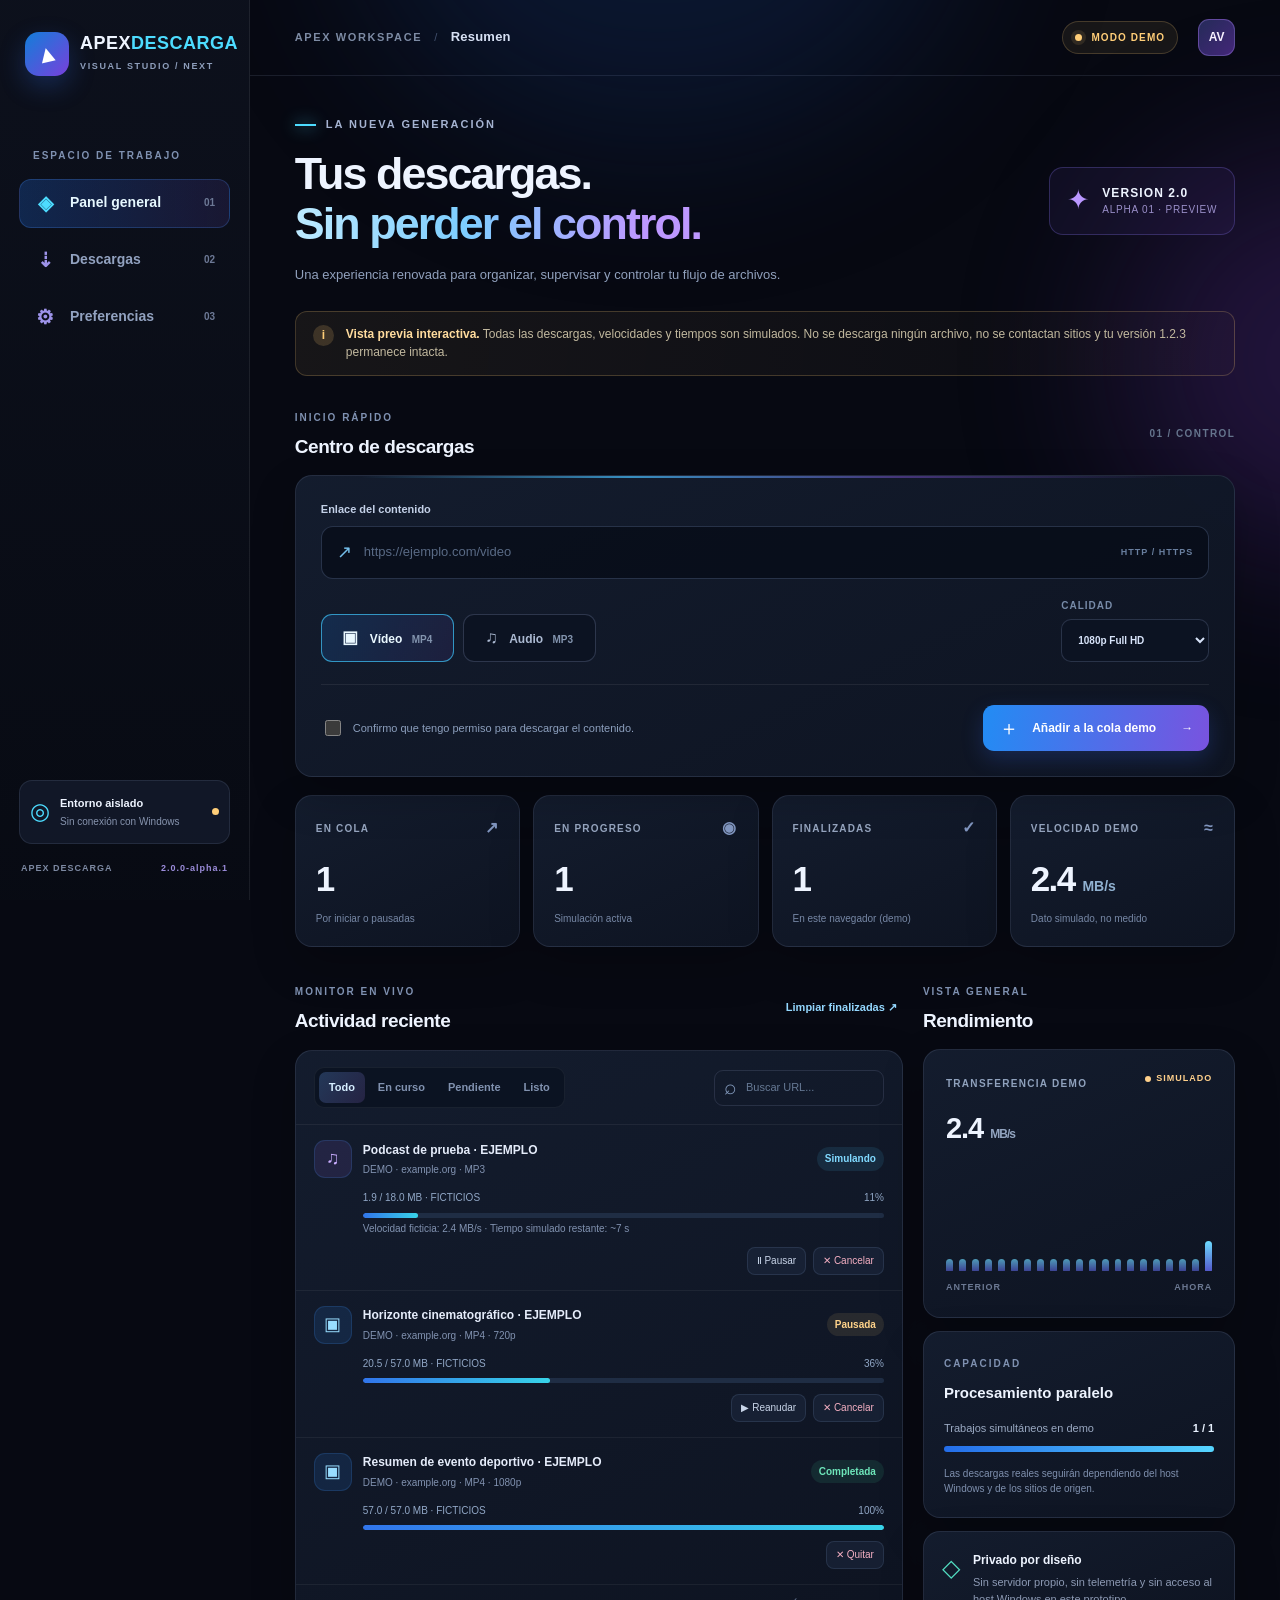
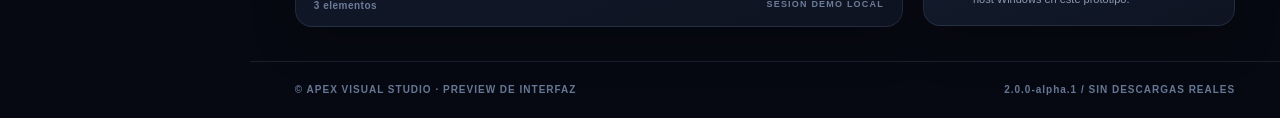
<file: prototypes/apex-descarga-2.0/index.html>
<!doctype html>
<html lang="es">
<head>
  <meta charset="utf-8">
  <meta name="viewport" content="width=device-width, initial-scale=1">
  <meta name="color-scheme" content="dark">
  <title>Apex Descarga 2.0 · Alpha 1</title>
  <link rel="stylesheet" href="styles.css">
</head>
<body>
  <div class="ambient ambient-one" aria-hidden="true"></div>
  <div class="ambient ambient-two" aria-hidden="true"></div>
  <div class="app-shell">
    <aside class="sidebar">
      <div class="brand" aria-label="Apex Descarga">
        <div class="brand-icon" aria-hidden="true"><span>▲</span></div>
        <div><strong>APEX<span>DESCARGA</span></strong><small>VISUAL STUDIO / NEXT</small></div>
      </div>
      <div class="sidebar-label">ESPACIO DE TRABAJO</div>
      <nav class="side-nav" aria-label="Navegación principal">
        <button type="button" class="nav-item active" data-nav="overview" aria-current="page"><span class="nav-icon">◈</span> Panel general <span class="nav-shortcut">01</span></button>
        <button type="button" class="nav-item" data-nav="downloads"><span class="nav-icon">⇣</span> Descargas <span class="nav-shortcut">02</span></button>
        <button type="button" class="nav-item" data-nav="settings"><span class="nav-icon">⚙</span> Preferencias <span class="nav-shortcut">03</span></button>
      </nav>
      <div class="sidebar-bottom">
        <div class="system-tile">
          <div class="system-icon">◎</div>
          <div><strong>Entorno aislado</strong><small>Sin conexión con Windows</small></div>
          <span class="system-light"></span>
        </div>
        <div class="side-footer">APEX DESCARGA <span>2.0.0-alpha.1</span></div>
      </div>
    </aside>

    <div class="workspace">
      <header class="toolbar">
        <div class="breadcrumb"><span>APEX WORKSPACE</span><span class="slash">/</span><strong id="page-name">Resumen</strong></div>
        <div class="toolbar-right">
          <span class="simulation-indicator"><span class="indicator-dot"></span> MODO DEMO</span>
          <div class="avatar" title="Apex Visual Studio">AV</div>
        </div>
      </header>

      <main class="main-content">
        <div class="page-intro">
          <div>
            <div class="eyebrow"><span class="eyebrow-line"></span> LA NUEVA GENERACIÓN</div>
            <h1 id="page-heading">Tus descargas.<br><span>Sin perder el control.</span></h1>
            <p id="page-subheading">Una experiencia renovada para organizar, supervisar y controlar tu flujo de archivos.</p>
          </div>
          <div class="alpha-stamp"><span class="stamp-spark">✦</span><div><strong>VERSION 2.0</strong><small>ALPHA 01 · PREVIEW</small></div></div>
        </div>

        <div class="notice" role="status"><span class="notice-mark">i</span><div><strong>Vista previa interactiva.</strong> Todas las descargas, velocidades y tiempos son simulados. No se descarga ningún archivo, no se contactan sitios y tu versión 1.2.3 permanece intacta.</div></div>

        <section id="overview-page" data-page="overview" class="page">
          <div class="section-heading"><div><span class="section-kicker">INICIO RÁPIDO</span><h2>Centro de descargas</h2></div><span class="section-end">01 / CONTROL</span></div>
          <div class="composer card">
            <label for="url" class="field-label">Enlace del contenido</label>
            <div class="url-field"><span class="url-icon">↗</span><input id="url" autocomplete="off" spellcheck="false" maxlength="2000" type="url" placeholder="https://ejemplo.com/video"><span class="field-tag">HTTP / HTTPS</span></div>
            <div class="composer-options">
              <div class="format-switch" role="group" aria-label="Formato simulado">
                <button class="format-option selected" type="button" data-format="mp4" aria-pressed="true"><span>▣</span> Vídeo <small>MP4</small></button>
                <button class="format-option" type="button" data-format="mp3" aria-pressed="false"><span>♫</span> Audio <small>MP3</small></button>
              </div>
              <label class="quality-wrap" for="quality"><span>CALIDAD</span><select id="quality"><option value="best">Mejor disponible</option><option value="1080" selected>1080p Full HD</option><option value="720">720p HD</option><option value="480">480p</option><option value="2160">4K / 2160p</option></select></label>
            </div>
            <div class="composer-bottom"><label class="consent"><input type="checkbox" id="consent"><span>Confirmo que tengo permiso para descargar el contenido.</span></label><button type="button" id="add-btn" class="primary-btn"><span>＋</span> Añadir a la cola demo <span>→</span></button></div>
          </div>
          <div class="metrics-grid" id="metrics">
            <div class="metric card"><span class="metric-label">EN COLA <span class="metric-symbol">↗</span></span><strong id="count-pending">0</strong><span class="metric-caption">Por iniciar o pausadas</span></div>
            <div class="metric card"><span class="metric-label">EN PROGRESO <span class="metric-symbol">◉</span></span><strong id="count-active">0</strong><span class="metric-caption">Simulación activa</span></div>
            <div class="metric card"><span class="metric-label">FINALIZADAS <span class="metric-symbol">✓</span></span><strong id="count-done">0</strong><span class="metric-caption">En este navegador (demo)</span></div>
            <div class="metric card"><span class="metric-label">VELOCIDAD DEMO <span class="metric-symbol">≈</span></span><strong id="speed">0 <small>MB/s</small></strong><span class="metric-caption">Dato simulado, no medido</span></div>
          </div>
        </section>

        <section id="downloads-page" data-page="downloads" class="page" hidden>
          <div class="section-heading"><div><span class="section-kicker">ADMINISTRACIÓN</span><h2>Todas las descargas demo</h2></div><span class="section-end">02 / ACTIVIDAD</span></div>
        </section>

        <section class="activity-layout" id="activity-layout">
          <div class="activity-column">
            <div class="section-heading activity-heading"><div><span class="section-kicker">MONITOR EN VIVO</span><h2 id="activity-title">Actividad reciente</h2></div><button type="button" id="clear-finished" class="link-btn">Limpiar finalizadas ↗</button></div>
            <div class="activity-card card">
              <div class="activity-tools"><div class="filter-tabs" role="group" aria-label="Filtrar trabajos"><button type="button" class="filter active" data-filter="all" aria-pressed="true">Todo</button><button type="button" class="filter" data-filter="active" aria-pressed="false">En curso</button><button type="button" class="filter" data-filter="pending" aria-pressed="false">Pendiente</button><button type="button" class="filter" data-filter="done" aria-pressed="false">Listo</button></div><label class="search-field"><span>⌕</span><input id="search" type="search" placeholder="Buscar URL..." aria-label="Buscar descargas"></label></div>
              <div id="jobs" class="jobs-list" aria-live="polite"></div>
              <div class="activity-footer"><span id="jobs-counter">0 elementos</span><span>SESIÓN DEMO LOCAL</span></div>
            </div>
          </div>

          <aside class="insights-column">
            <div class="section-heading"><div><span class="section-kicker">VISTA GENERAL</span><h2>Rendimiento</h2></div></div>
            <div class="card performance-card">
              <div class="performance-top"><div><span>TRANSFERENCIA DEMO</span><strong id="side-speed">0.0 <small>MB/s</small></strong></div><span class="live-tag"><span></span> SIMULADO</span></div>
              <div class="bars" id="speed-bars" aria-label="Histograma de velocidad simulado"></div>
              <div class="graph-axis"><span>ANTERIOR</span><span>AHORA</span></div>
            </div>
            <div class="card summary-card"><span class="section-kicker">CAPACIDAD</span><h3>Procesamiento paralelo</h3><div class="capacity-row"><span>Trabajos simultáneos en demo</span><strong id="capacity-current">1 / 1</strong></div><div class="capacity-track"><span id="capacity-fill"></span></div><p>Las descargas reales seguirán dependiendo del host Windows y de los sitios de origen.</p></div>
            <div class="card privacy-card"><span class="shield">◇</span><div><strong>Privado por diseño</strong><p>Sin servidor propio, sin telemetría y sin acceso al host Windows en este prototipo.</p></div></div>
          </aside>
        </section>

        <section id="settings-page" data-page="settings" class="page" hidden>
          <div class="section-heading"><div><span class="section-kicker">PERSONALIZACIÓN</span><h2>Preferencias del prototipo</h2></div></div>
          <div class="settings-grid">
            <div class="card setting-card"><div class="setting-icon">⇄</div><div><h3>Simulaciones simultáneas</h3><p>Elige cuántas operaciones de demostración podrán avanzar al mismo tiempo.</p></div><label for="parallel">LÍMITE DEMO</label><select id="parallel"><option value="1">1 simulación</option><option value="2">2 simulaciones</option><option value="3">3 simulaciones</option></select></div>
            <div class="card setting-card"><div class="setting-icon">▦</div><div><h3>Vista compacta</h3><p>Reduce los espacios del panel para ver más tareas.</p></div><label class="toggle"><input type="checkbox" id="compact"><span class="toggle-track"></span><span>Activar vista compacta</span></label></div>
            <div class="card setting-card"><div class="setting-icon">⌁</div><div><h3>Almacenamiento del prototipo</h3><p>La cola demo se guarda únicamente en el almacenamiento local de esta página y nunca se mezcla con la 1.2.3.</p></div><button id="reset-demo" type="button" class="danger-btn">Restablecer datos demo</button></div>
          </div>
        </section>
      </main>
      <footer class="footer"><span>© APEX VISUAL STUDIO · PREVIEW DE INTERFAZ</span><span>2.0.0-alpha.1 / SIN DESCARGAS REALES</span></footer>
    </div>
  </div>
  <div id="toast" class="toast" role="status" aria-live="polite" hidden></div>
  <script src="core.js"></script>
  <script src="app.js"></script>
</body>
</html>
</file>
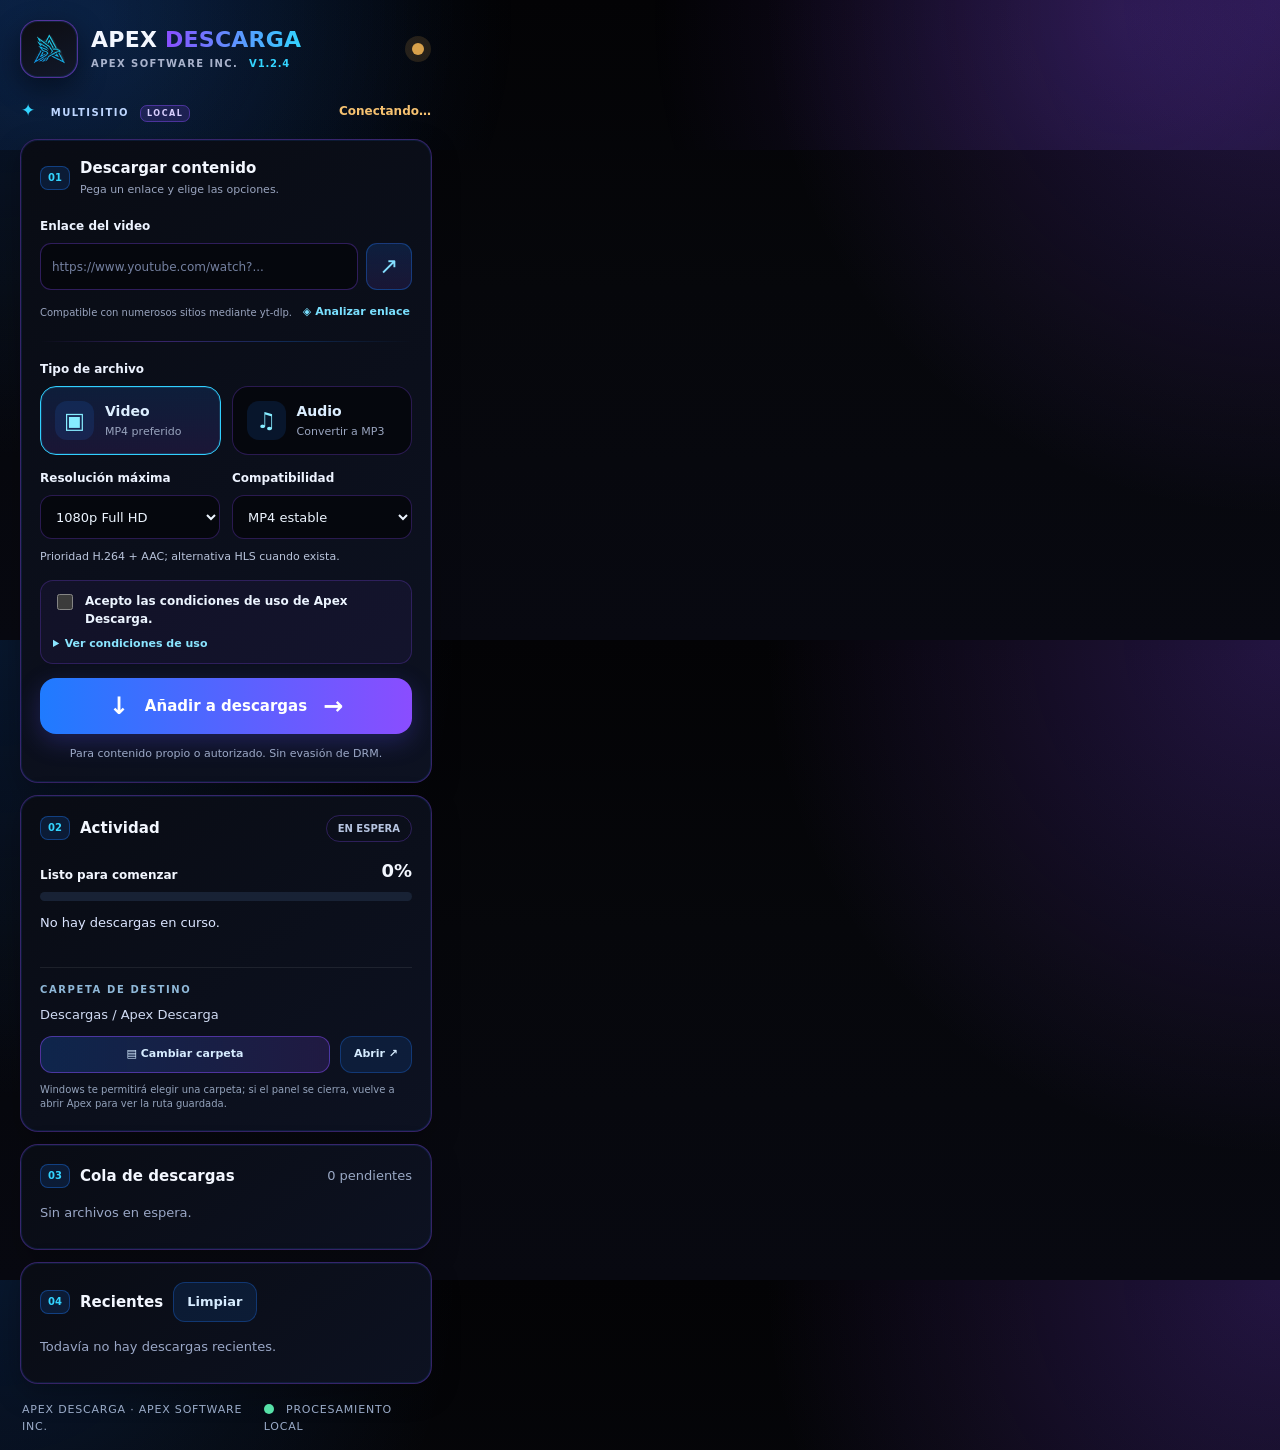
<file: brave-windows/extension/popup.html>
<!doctype html>
<html lang="es">
<head>
  <meta charset="utf-8">
  <meta name="viewport" content="width=device-width, initial-scale=1">
  <meta name="color-scheme" content="dark">
  <title>Apex Descarga 1.2.4</title>
  <link rel="stylesheet" href="popup.css">
</head>
<body>
  <div class="halo" aria-hidden="true"></div>
  <main>
    <header class="topbar">
      <div class="brandmark" aria-hidden="true"><img src="icons/brand.png" alt=""></div>
      <div class="brand"><div class="brandname">APEX <span>DESCARGA</span></div><div class="subtitle">APEX SOFTWARE INC. <span class="version">V1.2.4</span></div></div>
      <div class="connection-dot" id="health" title="Comprobando conexión"></div>
    </header>
    <section class="topstatus" aria-label="Estado del sistema">
      <div><span class="spark">✦</span> MULTISITIO <span class="chip">LOCAL</span></div>
      <span class="connection" id="connection">Conectando…</span>
    </section>

    <section class="panel download-panel">
      <div class="heading"><span class="index">01</span><div><h2>Descargar contenido</h2><p>Pega un enlace y elige las opciones.</p></div></div>
      <label for="video-url" class="label">Enlace del video</label>
      <div class="url-row">
        <input id="video-url" type="url" maxlength="2000" spellcheck="false" autocomplete="off" placeholder="https://www.youtube.com/watch?..." />
        <button class="iconbtn" id="current-tab" type="button" title="Usar enlace de la pestaña activa" aria-label="Usar pestaña actual">↗</button>
      </div>
      <div class="link-actions"><span>Compatible con numerosos sitios mediante yt-dlp.</span><button id="analyze" type="button" class="textbutton">◈ Analizar enlace</button></div>

      <div id="preview" class="preview" hidden>
        <div class="preview-media"><img id="preview-image" alt="Miniatura del contenido" hidden/><div id="preview-fallback" class="preview-fallback">▶</div></div>
        <div class="preview-info"><span id="preview-site" class="preview-site">VISTA PREVIA</span><div id="preview-title" class="preview-title"></div><div id="preview-description" class="preview-description"></div><div id="preview-formats" class="preview-formats"></div></div>
      </div>
      <div class="separator"></div>
      <div class="label">Tipo de archivo</div>
      <div class="format-grid" role="group" aria-label="Tipo de archivo">
        <button id="format-mp4" class="format selected" aria-pressed="true" type="button"><span class="format-icon">▣</span><span><strong>Video</strong><small>MP4 preferido</small></span></button>
        <button id="format-mp3" class="format" aria-pressed="false" type="button"><span class="format-icon">♫</span><span><strong>Audio</strong><small>Convertir a MP3</small></span></button>
      </div>
      <div class="two-col">
        <div><label class="label" for="quality">Resolución máxima</label><select id="quality"><option value="best">Mejor disponible</option><option value="480">480p</option><option value="720">720p HD</option><option value="1080" selected>1080p Full HD</option><option value="2160">2160p 4K</option></select></div>
        <div><label class="label" for="mode">Compatibilidad</label><select id="mode"><option value="stable">MP4 estable</option><option value="compatible">Transporte HLS</option></select></div>
      </div>
      <p id="mode-help" class="explain">Prioridad H.264 + AAC; alternativa HLS cuando exista.</p>

      <div class="terms-box">
        <label class="terms-check"><input id="accept-terms" type="checkbox"> <span>Acepto las condiciones de uso de Apex Descarga.</span></label>
        <details class="terms-details">
          <summary>Ver condiciones de uso</summary>
          <div class="terms-copy">
            <p><strong>Uso autorizado:</strong> Apex Descarga se destina únicamente a guardar contenido propio o aquel que tengas permiso de descargar. No permite eludir DRM ni otras restricciones de acceso.</p>
            <p><strong>Privacidad:</strong> Apex Descarga y Apex Software Inc. no recopilan información personal para sus propios servidores, no incorporan telemetría ni venden datos de uso. Los enlaces procesados, la cola, el historial, las preferencias, la aceptación de estas condiciones y la ruta de descarga se guardan localmente en tu navegador o computadora para que la aplicación funcione. No se envían a servidores de Apex.</p>
            <p><strong>Sitios externos:</strong> al analizar o descargar contenido, yt-dlp contacta los sitios de origen, que pueden recibir solicitudes técnicas y aplicar sus propias políticas de privacidad. Las miniaturas también pueden cargarse desde servidores externos.</p>
            <p><strong>Seguridad:</strong> los archivos de terceros pueden contener contenido malicioso. Apex Software Inc. no garantiza que los archivos descargados estén libres de virus o malware y no asume responsabilidad por daños derivados de archivos de terceros, en la medida permitida por la ley. Revisa los archivos con tu antivirus antes de abrirlos. Este aviso no elimina los derechos de protección aplicables al usuario.</p>
          </div>
        </details>
      </div>

      <button id="download" class="primary" type="button"><span class="downicon">↓</span><span id="cta-label">Añadir a descargas</span><span class="arrow">→</span></button>
      <p class="legal">Para contenido propio o autorizado. Sin evasión de DRM.</p>
    </section>

    <section class="panel active-panel">
      <div class="heading horizontal"><span class="index">02</span><h2>Actividad</h2><span class="pill" id="job-pill">EN ESPERA</span></div>
      <div class="job-line"><span id="job-state">Listo para comenzar</span><span id="percent">0%</span></div>
      <div class="progress" role="progressbar" aria-label="Progreso de descarga" aria-valuemin="0" aria-valuemax="100" aria-valuenow="0" id="progress"><span id="bar"></span></div>
      <p id="job-detail" class="detail">No hay descargas en curso.</p>
      <div id="error" class="error" role="alert" hidden></div>
      <p id="native-help" class="detail" hidden>La conexión con Windows fue rechazada. Comprueba el ID de esta extensión en brave://extensions y ejecuta REPARAR_APEX.cmd desde la carpeta brave-windows de Apex Descarga 1.2.4. La reparación solicita confirmación y crea un respaldo.</p>
      <div id="file" class="file" hidden></div>
      <button id="cancel" type="button" class="outline danger" hidden>✕ Cancelar descarga actual</button>
      <div class="destination"><div class="destination-title">CARPETA DE DESTINO</div><div class="destination-row"><span id="folder" title="Ubicación de descargas">Descargas / Apex Descarga</span></div><div class="destination-actions"><button id="choose-folder" type="button" class="smallbtn choose-folder">▤ Cambiar carpeta</button><button id="open-folder" type="button" class="smallbtn">Abrir ↗</button></div><p class="destination-tip" id="folder-tip">Windows te permitirá elegir una carpeta; si el panel se cierra, vuelve a abrir Apex para ver la ruta guardada.</p></div>
    </section>

    <section class="panel queue-panel">
      <div class="heading horizontal"><span class="index">03</span><h2>Cola de descargas</h2><span id="queue-count" class="queue-count">0 pendientes</span></div>
      <div id="queue" class="queue-list"><p class="empty">Sin archivos en espera.</p></div>
      <div class="queue-tools"><button id="resume-queue" class="textbutton" type="button" hidden>▶ Reanudar cola</button><button id="clear-queue" class="textbutton muted" type="button" hidden>Vaciar cola</button></div>
    </section>

    <section class="panel history-panel">
      <div class="heading horizontal"><span class="index">04</span><h2>Recientes</h2><button id="clear-history" type="button" class="smallbtn">Limpiar</button></div>
      <div id="history" class="history"><p class="empty">Todavía no hay descargas recientes.</p></div>
    </section>
    <footer><span>APEX DESCARGA · APEX SOFTWARE INC.</span><span><i class="privacy-dot"></i> PROCESAMIENTO LOCAL</span></footer>
  </main>
  <script src="site-policy.js"></script>
  <script src="popup.js"></script>
</body>
</html>
</file>
<file: prototypes/apex-descarga-2.0/styles.css>
:root{color-scheme:dark;--bg:#070912;--surface:#101522;--surface2:#111a2b;--stroke:rgba(174,190,225,.12);--text:#eef4ff;--muted:#8794ae;--soft:#b9c5dd;--cyan:#4ddcff;--violet:#a06cff;--green:#45d9aa;--red:#ff7b98;--gold:#ffce78;--shadow:0 18px 44px rgba(0,0,0,.22)}
*{box-sizing:border-box}html{min-width:320px}body{margin:0;min-height:100vh;background:var(--bg);color:var(--text);font:14px/1.55 'Segoe UI',Inter,Arial,sans-serif;overflow-x:hidden}button,input,select{font:inherit}button{cursor:pointer}button:disabled{opacity:.48;cursor:not-allowed}button:focus-visible,input:focus-visible,select:focus-visible{outline:2px solid var(--cyan);outline-offset:3px}button,input,select{transition:border-color .16s,background .16s,box-shadow .16s}button:hover:not(:disabled){filter:brightness(1.12)}[hidden]{display:none!important}.ambient{position:fixed;z-index:-1;pointer-events:none;border-radius:50%;filter:blur(88px);opacity:.33}.ambient-one{width:600px;height:480px;background:#15346d;left:28%;top:-340px}.ambient-two{width:400px;height:400px;background:#592b91;right:-240px;top:160px}.app-shell{display:grid;grid-template-columns:250px minmax(0,1fr);min-height:100vh;max-width:1800px;margin:auto}.sidebar{position:sticky;top:0;height:100vh;border-right:1px solid rgba(255,255,255,.075);display:flex;flex-direction:column;padding:32px 19px 24px;background:linear-gradient(180deg,rgba(13,17,29,.97),rgba(8,11,20,.96))}.brand{display:flex;align-items:center;gap:11px;margin:0 6px 72px}.brand-icon{display:grid;place-items:center;flex-shrink:0;height:44px;width:44px;border-radius:14px;background:linear-gradient(135deg,#127ed9,#7840dc);box-shadow:0 10px 26px rgba(49,116,245,.26);font-size:24px;color:#fff}.brand-icon span{transform:rotate(-13deg)}.brand strong{display:block;font-size:18px;font-weight:900;line-height:1;letter-spacing:.5px}.brand strong span{color:var(--cyan)}.brand small{display:block;color:#8e9ebb;font-size:9px;font-weight:800;letter-spacing:1.65px;margin-top:8px}.sidebar-label,.section-kicker{font-size:10px;color:#7f91b1;font-weight:800;letter-spacing:2px}.sidebar-label{margin:0 14px 15px}.side-nav{display:grid;gap:8px}.nav-item{width:100%;height:49px;padding:0 14px;border:1px solid transparent;border-radius:12px;display:flex;align-items:center;gap:14px;text-align:left;color:#92a2c0;background:none;font-weight:650}.nav-item.active{color:#e6f8ff;background:linear-gradient(90deg,rgba(31,111,231,.25),rgba(124,84,227,.12));border-color:rgba(74,148,255,.23)}.nav-icon{font-size:20px;width:22px;text-align:center;color:#9d93e9}.nav-item.active .nav-icon{color:var(--cyan)}.nav-shortcut{font-size:10px;margin-left:auto;color:#6d7996}.sidebar-bottom{margin-top:auto}.system-tile{display:flex;align-items:center;gap:10px;border:1px solid var(--stroke);background:rgba(24,32,53,.6);padding:14px 10px;border-radius:13px}.system-icon{font-size:23px;color:var(--cyan);line-height:1}.system-tile strong{display:block;font-size:11px}.system-tile small{display:block;font-size:10px;color:var(--muted);margin-top:2px}.system-light{width:7px;height:7px;border-radius:50%;background:var(--gold);margin-left:auto;flex-shrink:0}.side-footer{display:flex;justify-content:space-between;color:#7d89a2;font-size:9px;font-weight:750;letter-spacing:1px;margin:18px 2px 0}.side-footer span{color:#9b8cda}.workspace{display:flex;flex-direction:column;min-width:0}.toolbar{height:76px;padding:0 clamp(22px,3.5vw,54px);border-bottom:1px solid var(--stroke);display:flex;align-items:center;justify-content:space-between}.breadcrumb{display:flex;align-items:center;gap:12px;color:#7d8ba4;font-size:11px;font-weight:850;letter-spacing:1.6px}.breadcrumb strong{color:#d7e1f4;letter-spacing:.2px;font-size:13px}.slash{color:#42516e;font-weight:500}.toolbar-right{display:flex;align-items:center;gap:20px}.simulation-indicator{display:flex;align-items:center;gap:9px;color:var(--gold);font-weight:800;font-size:10px;letter-spacing:1.1px;border:1px solid rgba(255,206,120,.2);border-radius:99px;padding:8px 12px;background:rgba(255,206,120,.07)}.indicator-dot{height:7px;width:7px;border-radius:50%;background:var(--gold);box-shadow:0 0 0 4px rgba(255,206,120,.11)}.avatar{display:grid;place-items:center;height:37px;width:37px;border-radius:11px;background:linear-gradient(135deg,#252b59,#432678);color:#f7f0ff;font-size:12px;font-weight:900;border:1px solid rgba(171,135,246,.35)}.main-content{flex:1;max-width:1530px;width:100%;margin:0 auto;padding:40px clamp(22px,3.5vw,54px) 34px}.page-intro{display:flex;gap:16px;align-items:center;justify-content:space-between;margin-bottom:25px}.eyebrow{display:flex;align-items:center;gap:10px;color:#a5b3d1;font-size:11px;font-weight:850;letter-spacing:2px;margin-bottom:16px}.eyebrow-line{width:21px;height:2px;background:var(--cyan);box-shadow:0 0 16px var(--cyan)}h1{font-size:clamp(30px,3.5vw,48px);letter-spacing:-1.9px;line-height:1.11;font-weight:860;margin:0}h1 span{background:linear-gradient(95deg,#bdeaff 0%,#7dceff 42%,#bd98ff 85%);background-clip:text;-webkit-background-clip:text;color:transparent}.page-intro p{font-size:13px;color:#91a1bd;max-width:680px;margin:17px 0 0}.alpha-stamp{display:flex;align-items:center;gap:12px;border:1px solid rgba(142,125,255,.26);border-radius:14px;padding:12px 17px;background:rgba(114,85,192,.09);flex-shrink:0}.stamp-spark{font-size:27px;color:#ba97ff}.alpha-stamp strong,.alpha-stamp small{display:block}.alpha-stamp strong{font-weight:850;letter-spacing:1.1px;font-size:12px}.alpha-stamp small{color:#9b90ca;font-size:10px;letter-spacing:.8px}.notice{border:1px solid rgba(255,206,120,.21);background:linear-gradient(95deg,rgba(255,206,120,.065),rgba(255,206,120,.018));display:flex;align-items:flex-start;gap:12px;padding:13px 17px;border-radius:12px;color:#c2b99f;font-size:12px;margin-bottom:30px}.notice strong{color:#ffdc9e}.notice-mark{display:grid;place-items:center;height:21px;width:21px;border-radius:50%;background:rgba(255,206,120,.17);color:var(--gold);font-weight:850;flex-shrink:0}.section-heading{display:flex;align-items:center;justify-content:space-between;gap:10px;margin:0 0 14px}.section-heading h2{font-size:19px;letter-spacing:-.45px;font-weight:790;margin:4px 0 0}.section-end{font-size:10px;color:#65748d;font-weight:750;letter-spacing:1.4px}.card{border:1px solid var(--stroke);border-radius:17px;background:linear-gradient(155deg,rgba(20,29,47,.97),rgba(14,20,34,.98));box-shadow:var(--shadow)}.composer{padding:25px;margin-bottom:18px;position:relative;overflow:hidden}.composer:before{content:"";height:2px;position:absolute;top:0;left:7%;right:7%;background:linear-gradient(90deg,transparent,rgba(71,192,255,.7),rgba(146,95,244,.4),transparent)}.field-label{font-size:11px;color:#c3d0e7;font-weight:750;display:block;margin:0 0 8px}.url-field{display:flex;align-items:center;gap:10px;height:53px;border:1px solid rgba(113,139,184,.29);background:rgba(5,10,21,.65);border-radius:12px;padding:0 15px}.url-field:focus-within{border-color:rgba(78,210,255,.75);box-shadow:0 0 0 3px rgba(78,210,255,.09)}.url-icon{font-size:18px;color:#74beea}.url-field input{border:none;outline:none;background:transparent;min-width:0;flex:1;color:#eef7ff;font-size:13px}.url-field input::placeholder{color:#596a85}.field-tag{font-size:9px;color:#697f9f;letter-spacing:1px;white-space:nowrap;font-weight:760}.composer-options{display:flex;justify-content:space-between;gap:12px;align-items:end;margin-top:19px}.format-switch{display:flex;gap:9px}.format-option{border:1px solid rgba(138,154,198,.26);border-radius:11px;padding:10px 15px;min-width:133px;background:#0c1322;color:#acbad2;font-size:12px;font-weight:760}.format-option span{font-size:17px;margin-right:8px}.format-option small{font-size:10px;color:#8394ae;margin-left:6px}.format-option.selected{border-color:rgba(64,203,255,.68);background:linear-gradient(110deg,rgba(26,111,200,.21),rgba(110,74,195,.13));color:#eaf8ff}.quality-wrap{display:grid;gap:6px;color:#778ba8;letter-spacing:1px;font-size:10px;font-weight:850}.quality-wrap select,.setting-card select{color:#d8e4fa;background:#0c1322;border:1px solid rgba(138,154,198,.23);border-radius:10px;padding:9px 34px 9px 12px;max-width:220px;height:43px}.composer-bottom{display:flex;align-items:center;justify-content:space-between;gap:20px;margin-top:22px;border-top:1px solid rgba(255,255,255,.07);padding-top:20px}.consent{display:flex;align-items:center;gap:9px;color:#8c9fbd;font-size:11px;max-width:440px}.consent input{accent-color:#6a99ff;height:16px;width:16px;flex-shrink:0}.primary-btn{border:0;border-radius:11px;min-height:46px;padding:0 16px;display:flex;align-items:center;gap:13px;color:white;background:linear-gradient(100deg,#228cf4,#7953df);box-shadow:0 8px 21px rgba(58,102,235,.23);font-size:12px;font-weight:850;white-space:nowrap}.primary-btn span:first-child{font-size:20px;font-weight:500}.primary-btn span:last-child{margin-left:12px}.metrics-grid{display:grid;grid-template-columns:repeat(4,minmax(0,1fr));gap:13px;margin-bottom:33px}.metric{min-height:146px;padding:20px 20px 17px}.metric-label{display:flex;align-items:center;justify-content:space-between;gap:6px;color:#96a5bf;font-size:10px;font-weight:850;letter-spacing:1.2px}.metric-symbol{font-size:16px;color:#8297c1}.metric strong{display:block;font-size:35px;line-height:1;margin:20px 0 11px;letter-spacing:-1.7px;font-weight:820}.metric strong small{font-size:14px;color:#91b2d1;letter-spacing:0}.metric-caption{color:#7788a6;font-size:10px}.activity-layout{display:grid;grid-template-columns:minmax(0,1.85fr) minmax(265px,.95fr);gap:20px}.activity-heading{margin-bottom:15px}.link-btn{border:0;color:#94d8ff;background:none;font-size:11px;font-weight:760;padding:6px}.activity-card{overflow:hidden}.activity-tools{display:flex;align-items:center;gap:10px;justify-content:space-between;padding:16px 18px;border-bottom:1px solid rgba(255,255,255,.06)}.filter-tabs{display:flex;gap:3px;background:#0b1322;padding:4px;border:1px solid rgba(255,255,255,.06);border-radius:10px;flex-wrap:wrap}.filter{border:0;border-radius:7px;padding:7px 10px;background:none;color:#8192b0;font-size:11px;font-weight:730}.filter.active{background:linear-gradient(125deg,#233858,#252343);color:#d5eeff}.search-field{display:flex;align-items:center;gap:7px;max-width:170px;height:36px;border:1px solid rgba(155,170,212,.16);border-radius:9px;padding:0 9px;color:#839abc}.search-field span{font-size:21px}.search-field input{width:100%;min-width:0;background:none;border:0;color:white;outline:none;font-size:11px}.search-field input::placeholder{color:#667994}.jobs-list{min-height:180px}.job{padding:15px 18px;border-bottom:1px solid rgba(255,255,255,.055)}.job-head{display:flex;gap:11px;align-items:center}.job-icon{display:grid;place-items:center;width:38px;height:38px;border-radius:11px;color:#98ddff;background:rgba(43,119,221,.15);border:1px solid rgba(64,147,242,.18);font-size:18px;flex-shrink:0}.job-icon.mp3{background:rgba(148,100,224,.13);color:#c9adff}.job-desc{flex:1;min-width:0}.job-title{font-size:12px;font-weight:760;white-space:nowrap;overflow:hidden;text-overflow:ellipsis;color:#e5ecfa}.job-details{font-size:10px;color:#8192b0;margin-top:3px}.job-state{font-size:10px;font-weight:820;border-radius:99px;padding:4px 8px;white-space:nowrap;background:rgba(104,119,153,.15);color:#9caed3}.job-state.active{color:#81daff;background:rgba(72,195,244,.11)}.job-state.done{color:#6ee6ba;background:rgba(63,206,152,.11)}.job-state.cancelled{color:#f8a2b4;background:rgba(245,120,155,.1)}.job-state.paused{color:#ffd38a;background:rgba(255,206,120,.1)}.job-progress{margin:12px 0 5px 49px}.job-progress-line{display:flex;justify-content:space-between;color:#91a7c6;font-size:10px;margin-bottom:7px}.job-track{height:5px;background:#1f2d44;border-radius:99px;overflow:hidden}.job-track span{display:block;height:100%;background:linear-gradient(90deg,#3175eb,#38d4e9);border-radius:99px;transition:width .5s}.job-actions{display:flex;justify-content:flex-end;gap:7px;margin:11px 0 0 49px}.job-action{border:1px solid rgba(127,153,196,.17);border-radius:8px;padding:5px 9px;font-size:10px;color:#c9d5e9;background:rgba(30,43,67,.5)}.job-action.danger{color:#f4afc2}.activity-footer{display:flex;justify-content:space-between;align-items:center;padding:13px 18px;color:#6c7c99;font-size:10px;font-weight:740;letter-spacing:.5px}.activity-footer span:last-child{letter-spacing:1.2px;font-size:9px}.empty-state{display:grid;place-items:center;text-align:center;gap:7px;min-height:200px;padding:28px}.empty-state .empty-icon{width:45px;height:45px;display:grid;place-items:center;font-size:24px;border:1px solid rgba(68,173,235,.19);border-radius:15px;background:rgba(52,121,203,.1);color:#80cfff}.empty-state strong{font-size:13px}.empty-state p{color:#8293b0;font-size:12px;margin:0}.insights-column .section-heading h2{font-size:19px}.performance-card{padding:22px;margin-bottom:13px}.performance-top{display:flex;justify-content:space-between;align-items:flex-start;gap:8px}.performance-top span:first-child{font-size:10px;font-weight:850;letter-spacing:1.3px;color:#90a2bd}.performance-top strong{display:block;font-size:29px;letter-spacing:-1px;margin-top:12px}.performance-top strong small{font-size:12px;color:#93a5c1}.live-tag{font-size:9px;font-weight:850;letter-spacing:1px;color:#ffd08b!important;display:flex;align-items:center;gap:5px}.live-tag span{width:6px;height:6px;border-radius:50%;background:#ffd08b}.bars{height:120px;display:flex;align-items:end;gap:6px;padding-top:20px}.bar-line{flex:1;min-width:3px;height:14%;border-radius:4px 4px 1px 1px;background:linear-gradient(180deg,#6ddcff,#5359cb);opacity:.67;transition:height .4s}.bar-line:last-child{opacity:1}.graph-axis{display:flex;justify-content:space-between;margin-top:10px;font-size:9px;color:#6c7993;letter-spacing:1px;font-weight:760}.summary-card{padding:20px;margin-bottom:13px}.summary-card h3{font-size:15px;margin:8px 0 15px}.capacity-row{display:flex;justify-content:space-between;gap:5px;color:#9aa9c2;font-size:11px}.capacity-row strong{color:#e9f2ff}.capacity-track{margin-top:9px;height:6px;border-radius:99px;background:#1f2b41;overflow:hidden}.capacity-track span{display:block;width:0;height:100%;background:linear-gradient(90deg,#246de9,#56d5ff);transition:width .3s}.summary-card p{font-size:10px;color:#7f90ae;margin:14px 0 0}.privacy-card{display:flex;gap:13px;padding:17px 18px}.shield{font-size:24px;color:#52dec1}.privacy-card strong{font-size:12px}.privacy-card p{font-size:11px;margin:4px 0 0;color:#8d9ab4}.settings-grid{display:grid;grid-template-columns:repeat(3,minmax(0,1fr));gap:14px}.setting-card{padding:22px;display:flex;flex-direction:column;align-items:flex-start;min-height:240px}.setting-icon{display:grid;place-items:center;width:40px;height:40px;border-radius:11px;background:rgba(83,110,211,.17);color:#9dccff;font-size:23px}.setting-card h3{font-size:15px;margin:16px 0 8px}.setting-card p{font-size:12px;color:#90a2bd;line-height:1.6;margin:0 0 16px}.setting-card>label:not(.toggle){font-size:10px;font-weight:800;letter-spacing:1px;color:#8fa0c1;margin-top:auto}.setting-card select{margin-top:6px}.toggle{display:flex;align-items:center;gap:10px;color:#c0d0e8;font-size:12px;margin-top:auto;cursor:pointer}.toggle input{position:absolute;opacity:0}.toggle-track{display:inline-block;background:#25334c;width:39px;height:22px;border-radius:99px;position:relative;flex-shrink:0}.toggle-track:before{content:"";position:absolute;left:3px;top:3px;width:16px;height:16px;border-radius:50%;background:#99afc9;transition:transform .16s}.toggle input:checked+.toggle-track{background:#305dce}.toggle input:checked+.toggle-track:before{transform:translateX(17px);background:white}.toggle input:focus-visible+.toggle-track{outline:2px solid var(--cyan)}.danger-btn{background:rgba(243,111,146,.07);border:1px solid rgba(244,111,146,.33);color:#f3a0b5;border-radius:9px;padding:10px 12px;font-size:12px;font-weight:700;margin-top:auto}.footer{display:flex;justify-content:space-between;gap:15px;padding:20px clamp(22px,3.5vw,54px);color:#667794;font-size:10px;letter-spacing:1px;font-weight:750;border-top:1px solid var(--stroke)}.toast{position:fixed;bottom:24px;right:24px;z-index:20;background:#202e47;border:1px solid rgba(106,180,248,.4);box-shadow:0 18px 40px rgba(0,0,0,.4);border-radius:12px;padding:12px 20px;color:#e9f4ff;font-size:12px;max-width:min(420px,calc(100vw - 48px))}.toast.error{border-color:rgba(255,123,152,.6);color:#ffd3dc}.compact .job{padding-top:9px;padding-bottom:9px}.compact .metric{min-height:110px;padding:15px}.compact .metric strong{margin:12px 0 5px}.compact .composer{padding:18px}
@media(max-width:1250px){.activity-layout{grid-template-columns:minmax(0,1.5fr) minmax(240px,.8fr)}.activity-tools{flex-wrap:wrap}.search-field{max-width:none;width:100%}.metrics-grid{gap:9px}.metric{padding:16px}.metric-label{font-size:9px}}
@media(max-width:960px){.app-shell{grid-template-columns:78px minmax(0,1fr)}.sidebar{padding:24px 11px}.brand{margin:0 auto 70px}.brand>div:last-child,.sidebar-label,.nav-item .nav-shortcut,.sidebar-bottom,.nav-item{font-size:0}.side-nav{gap:10px}.nav-item{justify-content:center;padding:0}.nav-icon{font-size:23px}.activity-layout{grid-template-columns:1fr}.insights-column{display:grid;grid-template-columns:1fr 1fr;gap:13px;align-content:start}.insights-column>.section-heading{grid-column:1/-1;margin-bottom:-4px}.insights-column .privacy-card{grid-column:1/-1}.settings-grid{grid-template-columns:1fr 1fr}}
@media(max-width:640px){.app-shell{display:block}.sidebar{position:sticky;top:0;z-index:5;height:auto;padding:9px 13px;display:flex;flex-direction:row;align-items:center;justify-content:space-between;background:#0b1120;border-right:0;border-bottom:1px solid var(--stroke)}.brand{margin:0}.brand-icon{height:36px;width:36px;border-radius:9px}.side-nav{display:flex;gap:5px}.nav-item{height:40px;width:40px}.nav-icon{font-size:20px}.toolbar{height:54px;padding:0 16px}.breadcrumb{font-size:9px}.breadcrumb strong{font-size:11px}.avatar{display:none}.simulation-indicator{font-size:8px;padding:6px 8px}.main-content{padding:28px 15px}.page-intro{align-items:start}.alpha-stamp{display:none}.page-intro p{font-size:12px}.composer{padding:17px}.composer-options{align-items:stretch;flex-direction:column}.format-switch{width:100%}.format-option{min-width:0;flex:1;padding:11px 8px}.quality-wrap select{max-width:none;width:100%}.composer-bottom{align-items:stretch;flex-direction:column;gap:15px}.primary-btn{justify-content:center}.metrics-grid{grid-template-columns:1fr 1fr}.metric{min-height:125px;padding:15px}.metric strong{font-size:30px;margin:17px 0 9px}.activity-tools{padding:12px}.filter{padding:6px 9px}.filter-tabs{width:100%;justify-content:space-between}.settings-grid,.insights-column{grid-template-columns:1fr}.insights-column .privacy-card{grid-column:auto}.footer{flex-direction:column;padding:17px 15px}.section-end{display:none}.job{padding:13px 11px}.job-progress,.job-actions{margin-left:0}.job-state{font-size:9px}.activity-footer{padding:12px;font-size:9px}}
@media(prefers-reduced-motion:reduce){*,*:before,*:after{animation:none!important;transition:none!important}}
</file>
<file: brave-windows/extension/popup.css>
:root{color-scheme:dark;--bg:#060608;--bg2:#0c0a12;--panel:#090c14;--panel2:#101423;--edge:#5f3cc8;--edge2:#1a81ff;--text:#f3f7ff;--muted:#99a4be;--aqua:#33d4ff;--blue:#1f7bff;--purple:#8a4dff;--good:#57e1a8;--bad:#ff7d93}
*{box-sizing:border-box}html,body{margin:0;padding:0}body{width:452px;max-height:640px;overflow:auto;background:radial-gradient(circle at 100% 0%,rgba(138,77,255,.24),transparent 36%),radial-gradient(circle at 0% 0%,rgba(31,123,255,.16),transparent 32%),linear-gradient(180deg,#030305,#06070b 45%,#080911 100%);color:var(--text);font:13px/1.5 system-ui,-apple-system,'Segoe UI',Arial,sans-serif}
button,input,select{font:inherit}button{cursor:pointer;transition:background .18s,border-color .18s,transform .14s,box-shadow .18s}button:active{transform:translateY(1px)}button:disabled{opacity:.5;cursor:not-allowed}button:focus-visible,input:focus-visible,select:focus-visible,summary:focus-visible{outline:2px solid #a28dff;outline-offset:2px}.halo{position:fixed;inset:0 0 auto 0;height:150px;pointer-events:none;background:radial-gradient(circle at 88% 10%,rgba(138,77,255,.18),transparent 42%),radial-gradient(circle at 8% 10%,rgba(31,123,255,.14),transparent 35%)}main{position:relative;padding:20px 20px 15px}.topbar{display:flex;align-items:center;gap:13px}.brandmark{width:58px;height:58px;border-radius:18px;display:grid;place-items:center;background:linear-gradient(160deg,#0d0d12,#11182a);border:1px solid rgba(138,77,255,.55);box-shadow:0 10px 28px rgba(0,0,0,.45),0 0 0 1px rgba(31,123,255,.16) inset}.brandmark img{width:40px;height:40px;object-fit:contain;border-radius:10px}.brand{flex:1;min-width:0}.brandname{font-weight:900;font-size:22px;letter-spacing:.25px;line-height:1.18}.brandname span{background:linear-gradient(90deg,var(--purple),var(--aqua));-webkit-background-clip:text;background-clip:text;color:transparent}.subtitle{font-size:10px;font-weight:780;color:#a9b3cc;letter-spacing:1.4px;margin-top:4px}.version{color:var(--aqua);letter-spacing:.8px;margin-left:6px}.connection-dot{width:12px;height:12px;margin-right:8px;border-radius:50%;background:#d8a14b;box-shadow:0 0 0 7px rgba(216,161,75,.16)}.connection-dot.good{background:var(--good);box-shadow:0 0 0 7px rgba(87,225,168,.12)}.connection-dot.bad{background:var(--bad);box-shadow:0 0 0 7px rgba(255,125,147,.12)}.topstatus{display:flex;align-items:center;justify-content:space-between;margin:20px 1px 15px;font-weight:800;font-size:10px;color:#bdd6ff;letter-spacing:1.5px}.spark{color:var(--aqua);font-size:17px;margin-right:9px}.chip{background:rgba(138,77,255,.16);color:#d9cfff;font-size:8px;border:1px solid rgba(138,77,255,.42);border-radius:7px;padding:3px 6px;margin-left:6px}.connection{font-size:12px;font-weight:600;color:#f6c271;letter-spacing:0}.connection.good{color:var(--good)}.connection.bad{color:var(--bad)}.panel{background:linear-gradient(145deg,rgba(9,12,20,.98),rgba(13,18,34,.98));border:1px solid rgba(138,77,255,.34);box-shadow:0 10px 28px rgba(0,0,0,.25),0 0 0 1px rgba(31,123,255,.12) inset;border-radius:18px;padding:19px;margin-bottom:12px}.heading{display:flex;align-items:center;gap:10px;margin-bottom:19px}.heading h2{font-size:15px;line-height:1.2;letter-spacing:.05px;margin:0;font-weight:760}.heading p{font-size:11px;color:var(--muted);margin:5px 0 0}.heading.horizontal{margin-bottom:15px}.index{font-size:10px;font-weight:850;color:var(--aqua);background:rgba(31,123,255,.14);border:1px solid rgba(31,123,255,.38);border-radius:8px;padding:5px 7px;line-height:1.2}.label{font-size:12px;font-weight:690;color:#edf3ff;display:block;margin:0 0 8px}.url-row{display:flex;gap:8px}.url-row input{flex:1;min-width:0;height:47px;background:#05070d;color:#eef5ff;border:1px solid rgba(138,77,255,.32);border-radius:11px;padding:0 11px;font-size:12px}.url-row input::placeholder{color:#7480a0}.iconbtn{min-width:46px;height:47px;border-radius:11px;background:linear-gradient(180deg,rgba(31,123,255,.16),rgba(138,77,255,.12));color:#84dfff;border:1px solid rgba(31,123,255,.35);font-size:23px}.iconbtn:hover{background:linear-gradient(180deg,rgba(31,123,255,.24),rgba(138,77,255,.2))}.link-actions{display:flex;align-items:center;justify-content:space-between;gap:8px;color:var(--muted);font-size:10px;margin:9px 0 15px}.link-actions span{flex:1}.textbutton{border:0;background:none;color:#7ae0ff;padding:5px 2px;font-weight:700;font-size:11px;white-space:nowrap}.textbutton:hover{text-decoration:underline;color:#bdefff}.textbutton.muted{color:#aeb7ce}.preview{display:flex;gap:12px;padding:10px;background:#070b13;border:1px solid rgba(31,123,255,.32);border-radius:13px;margin:4px 0 15px}.preview[hidden]{display:none}.preview-media{width:107px;height:74px;border-radius:9px;background:#10182a;overflow:hidden;flex-shrink:0;display:grid;place-items:center}.preview-media img{height:100%;width:100%;object-fit:cover}.preview-fallback{font-size:28px;color:#9fe7ff}.preview-title{font-weight:760;font-size:13px}.preview-description,.preview-formats{font-size:10px;color:#9db0d5;margin-top:3px}.preview-site{display:inline-block;font-size:9px;letter-spacing:1px;font-weight:800;background:rgba(138,77,255,.14);color:#decfff;border:1px solid rgba(138,77,255,.3);padding:3px 6px;border-radius:999px;margin-bottom:7px}.separator{height:1px;background:linear-gradient(90deg,transparent,rgba(138,77,255,.35),rgba(31,123,255,.25),transparent);margin:10px 0 18px}.format-grid{display:grid;grid-template-columns:1fr 1fr;gap:11px;margin-bottom:14px}.format{display:flex;align-items:center;gap:11px;justify-content:flex-start;padding:14px 14px;border-radius:16px;border:1px solid rgba(138,77,255,.28);background:#05070d;color:#dceeff;text-align:left}.format:hover{border-color:rgba(31,123,255,.45)}.format.selected{background:linear-gradient(180deg,rgba(31,123,255,.15),rgba(138,77,255,.12));border-color:#31cfff;box-shadow:0 0 0 1px rgba(49,207,255,.16) inset}.format-icon{width:39px;height:39px;display:grid;place-items:center;border-radius:12px;background:rgba(31,123,255,.13);color:#86ecff;font-size:22px}.format strong{display:block;font-size:14px;font-weight:760}.format small{display:block;color:var(--muted);font-size:11px;margin-top:2px}.two-col{display:grid;grid-template-columns:1fr 1fr;gap:12px;margin-bottom:10px}select{width:100%;height:44px;background:#05070d;color:#edf5ff;border:1px solid rgba(138,77,255,.28);border-radius:12px;padding:0 11px}.explain{margin:0 0 14px;font-size:11px;color:#b9c4db}.terms-box{margin:0 0 14px;padding:11px 12px;border:1px solid rgba(138,77,255,.24);background:rgba(138,77,255,.06);border-radius:13px}.terms-check{display:flex;gap:9px;align-items:flex-start;font-size:12px;font-weight:650;color:#ecf4ff}.terms-check input{margin-top:2px;accent-color:#8a4dff}.terms-details{margin-top:8px}.terms-details summary{cursor:pointer;color:#8ae5ff;font-size:11px;font-weight:700}.terms-copy{font-size:11px;color:#cbd4e7;margin-top:8px}.terms-copy p{margin:0 0 8px}.primary{width:100%;height:56px;border:0;border-radius:16px;background:linear-gradient(90deg,var(--blue),var(--purple));color:#fff;font-size:15px;font-weight:860;display:flex;align-items:center;justify-content:center;gap:16px;box-shadow:0 8px 24px rgba(90,84,255,.25)}.primary:hover{filter:brightness(1.06)}.primary:disabled{filter:saturate(.8);opacity:.65}.downicon,.arrow{font-size:24px;line-height:1}.legal{font-size:11px;color:#9ca9c7;text-align:center;margin:12px 4px 0}.pill{margin-left:auto;border:1px solid rgba(138,77,255,.28);border-radius:999px;padding:5px 11px;font-size:10px;font-weight:800;color:#b6c4e0}.pill.running{color:#85ecff;border-color:rgba(31,123,255,.45)}.pill.done{color:var(--good);border-color:rgba(87,225,168,.35)}.pill.error,.pill.cancelled{color:var(--bad);border-color:rgba(255,125,147,.35)}.job-line{display:flex;align-items:flex-end;justify-content:space-between;font-size:12px;font-weight:760;margin-bottom:8px}.job-line span:last-child{font-size:18px}.progress{height:9px;background:#182235;border-radius:999px;overflow:hidden}.progress span{display:block;height:100%;width:0;background:linear-gradient(90deg,var(--blue),var(--purple),var(--aqua))}.detail{min-height:38px;margin:12px 0 0;color:#dbe5ff}.error{margin-top:10px;padding:12px 13px;border-radius:14px;background:#5b1e31;color:#ffd4da;border:1px solid #97304c}.file{margin-top:10px;padding:8px 10px;border-radius:11px;background:rgba(87,225,168,.12);color:#c9ffea;border:1px solid rgba(87,225,168,.28)}.outline{margin-top:11px;width:100%;height:42px;border-radius:12px;background:transparent;color:#f2f6ff;border:1px solid rgba(255,255,255,.2)}.outline.danger{border-color:rgba(255,125,147,.35);color:#ffd7de}.destination{margin-top:16px;padding-top:14px;border-top:1px solid rgba(255,255,255,.08)}.destination-title{font-size:10px;letter-spacing:1.6px;color:#8fb8d8;font-weight:850;margin-bottom:8px}.destination-row{display:flex;align-items:center;justify-content:space-between;gap:9px}#folder{display:block;white-space:nowrap;overflow:hidden;text-overflow:ellipsis;color:#cfdaf2}.smallbtn,.removebtn{border:1px solid rgba(31,123,255,.3);background:rgba(31,123,255,.12);color:#d6ecff;border-radius:12px;padding:9px 13px;font-weight:760}.smallbtn:hover,.removebtn:hover{background:rgba(31,123,255,.18)}.queue-item,.history-item{display:flex;gap:10px;align-items:flex-start;padding:9px 0;border-top:1px solid rgba(255,255,255,.06)}.queue-item:first-child,.history-item:first-child{border-top:0;padding-top:0}.queue-no{width:23px;height:23px;display:grid;place-items:center;border-radius:999px;background:rgba(31,123,255,.15);color:#8ee9ff;font-size:11px;font-weight:900;flex-shrink:0}.queue-name,.history-main{min-width:0;flex:1}.queue-title,.history-title{font-weight:700;white-space:nowrap;overflow:hidden;text-overflow:ellipsis}.queue-sub,.history-meta{font-size:10px;color:#9aa8c5;margin-top:2px}.queue-tools{display:flex;justify-content:space-between;gap:8px;margin-top:6px}.history-bullet{width:10px;height:10px;border-radius:999px;background:var(--good);margin-top:5px;flex-shrink:0}.history-bullet.error,.history-bullet.cancelled{background:var(--bad)}.empty{color:#9aa7c6;margin:8px 0}.queue-count{margin-left:auto;color:#9aa9c5}footer{display:flex;justify-content:space-between;align-items:center;padding:6px 2px 0;color:#9aabc8;font-size:11px;letter-spacing:.8px}.privacy-dot{display:inline-block;width:10px;height:10px;border-radius:50%;background:var(--good);margin-right:8px;vertical-align:-1px}::-webkit-scrollbar{width:10px}::-webkit-scrollbar-thumb{background:linear-gradient(180deg,rgba(31,123,255,.4),rgba(138,77,255,.4));border-radius:999px}
/* Apex Descarga 1.2.2 - privacy and destination controls */
.terms-copy{max-height:245px;overflow-y:auto;padding-right:5px;line-height:1.55}
.terms-copy p{margin-bottom:11px}
.terms-copy strong{color:#e0d2ff}
.terms-check input{min-width:16px;min-height:16px}
.destination-actions{display:flex;justify-content:flex-end;gap:10px;margin-top:12px}
.destination-actions .smallbtn{font-size:11px}
.destination-actions .choose-folder{background:linear-gradient(90deg,rgba(31,123,255,.22),rgba(138,77,255,.16));border-color:rgba(138,77,255,.48);flex:1}
.destination-tip{font-size:10px;color:#93a2bb;line-height:1.45;margin:10px 0 0}
@media (max-width:390px){.destination-actions{flex-wrap:wrap}}


/* Smart Merge 2.0 Alpha: isolated style; legacy MP4/MP3 UI unchanged. */
.sm-panel{padding:0;overflow:hidden;border-color:rgba(77,220,255,.3)}
.sm-toggle{display:flex;align-items:center;gap:10px;padding:18px 16px;cursor:pointer;list-style:none;background:linear-gradient(105deg,rgba(26,108,210,.12),rgba(133,67,203,.09))}
.sm-toggle::-webkit-details-marker{display:none}
.sm-badge{align-self:flex-start;white-space:nowrap;font-size:8px;font-weight:900;letter-spacing:.35px;color:#8fe8ff;background:rgba(39,155,235,.14);border:1px solid rgba(77,220,255,.32);padding:4px 6px;border-radius:6px;margin-top:1px}
.sm-toggle-text{min-width:0;flex:1}.sm-toggle-text strong{display:block;font-size:14px;font-weight:850;color:#e9f8ff}.sm-toggle-text small{display:block;font-size:10px;color:#98a9c7;margin-top:4px;line-height:1.45}
.sm-arrow{font-size:24px;color:#82d8ff;transition:transform .2s}.sm-panel[open] .sm-arrow{transform:rotate(180deg)}
.sm-content{padding:4px 16px 18px;border-top:1px solid rgba(77,220,255,.12)}
.sm-note{font-size:11px;color:#a9bcda;line-height:1.6;margin:13px 0 16px}.sm-note strong{color:#cbeeff}
#sm-urls{width:100%;min-height:112px;resize:vertical;max-height:230px;background:#060b15;border:1px solid rgba(94,146,221,.34);color:#eef6ff;font:11px/1.5 Consolas,monospace;outline:0;border-radius:11px;padding:11px;word-break:break-all}
#sm-urls:focus{border-color:#55cefa;box-shadow:0 0 0 2px rgba(85,206,250,.09)}
#sm-urls::placeholder{color:#74849f}
.sm-actions{display:flex;justify-content:space-between;align-items:center;gap:12px;margin:10px 0 12px}
.sm-counter{font-size:10px;color:#a3b9db}
.sm-button{border:1px solid rgba(80,196,243,.32);border-radius:10px;padding:9px 12px;background:rgba(31,130,204,.13);color:#bcf0ff;font-weight:750;font-size:11px}
.sm-button:hover{background:rgba(31,130,204,.24)}
.sm-grid{display:grid;grid-template-columns:1fr 1fr;gap:10px;margin:13px 0}.sm-grid select{height:39px;font-size:11px;padding:0 7px}
.sm-check{display:flex;gap:8px;align-items:flex-start;color:#b5c5dd;font-size:10px;margin:12px 0;line-height:1.5}.sm-check input{margin-top:2px;accent-color:#49cefa;flex-shrink:0}.sm-check strong{color:#e6f7ff}
.sm-start{height:47px;border-radius:12px;font-size:12px;margin:15px 0 0;gap:10px}
.sm-analysis{padding:12px;background:#0d1726;border:1px solid rgba(80,196,243,.25);border-radius:10px;font-size:11px;color:#bfe5ff;line-height:1.5;white-space:pre-wrap;overflow-wrap:anywhere}
.sm-progress-block{margin-top:16px;padding:14px 12px;border:1px solid rgba(140,105,243,.3);border-radius:12px;background:rgba(13,21,41,.9)}
.sm-progress-head{display:flex;justify-content:space-between;gap:12px;align-items:center;font-size:12px}.sm-progress-head strong{font-weight:760}.sm-progress-head span{font-size:17px;font-weight:850;color:#76deff}
.sm-track{margin:11px 0 0;height:8px}.sm-stage{font-size:11px;color:#a6b9d4;margin:12px 0 8px}
.sm-data{display:flex;flex-wrap:wrap;gap:7px;color:#8a9fbc;font-size:10px}.sm-data span{border-radius:7px;background:rgba(42,67,103,.35);padding:5px 7px}
.sm-result{margin-top:12px;overflow-wrap:anywhere;background:rgba(87,225,168,.08);border:1px solid rgba(87,225,168,.32);padding:11px;border-radius:9px;color:#bcffe3;font-size:11px}
.sm-cancel{margin-top:12px;width:100%;color:#ffbed0;border-color:rgba(255,105,146,.42)}
.sm-error{color:#ffd2db;background:rgba(154,39,73,.18);border:1px solid rgba(255,93,145,.3);border-radius:9px;padding:10px;font-size:11px;overflow-wrap:anywhere}
.sm-server-note{font-size:10px;color:#9aabca;line-height:1.55;margin-top:16px;border-top:1px solid rgba(255,255,255,.08);padding-top:12px}
.sm-server-note strong{color:#e1d2ff}
</file>
